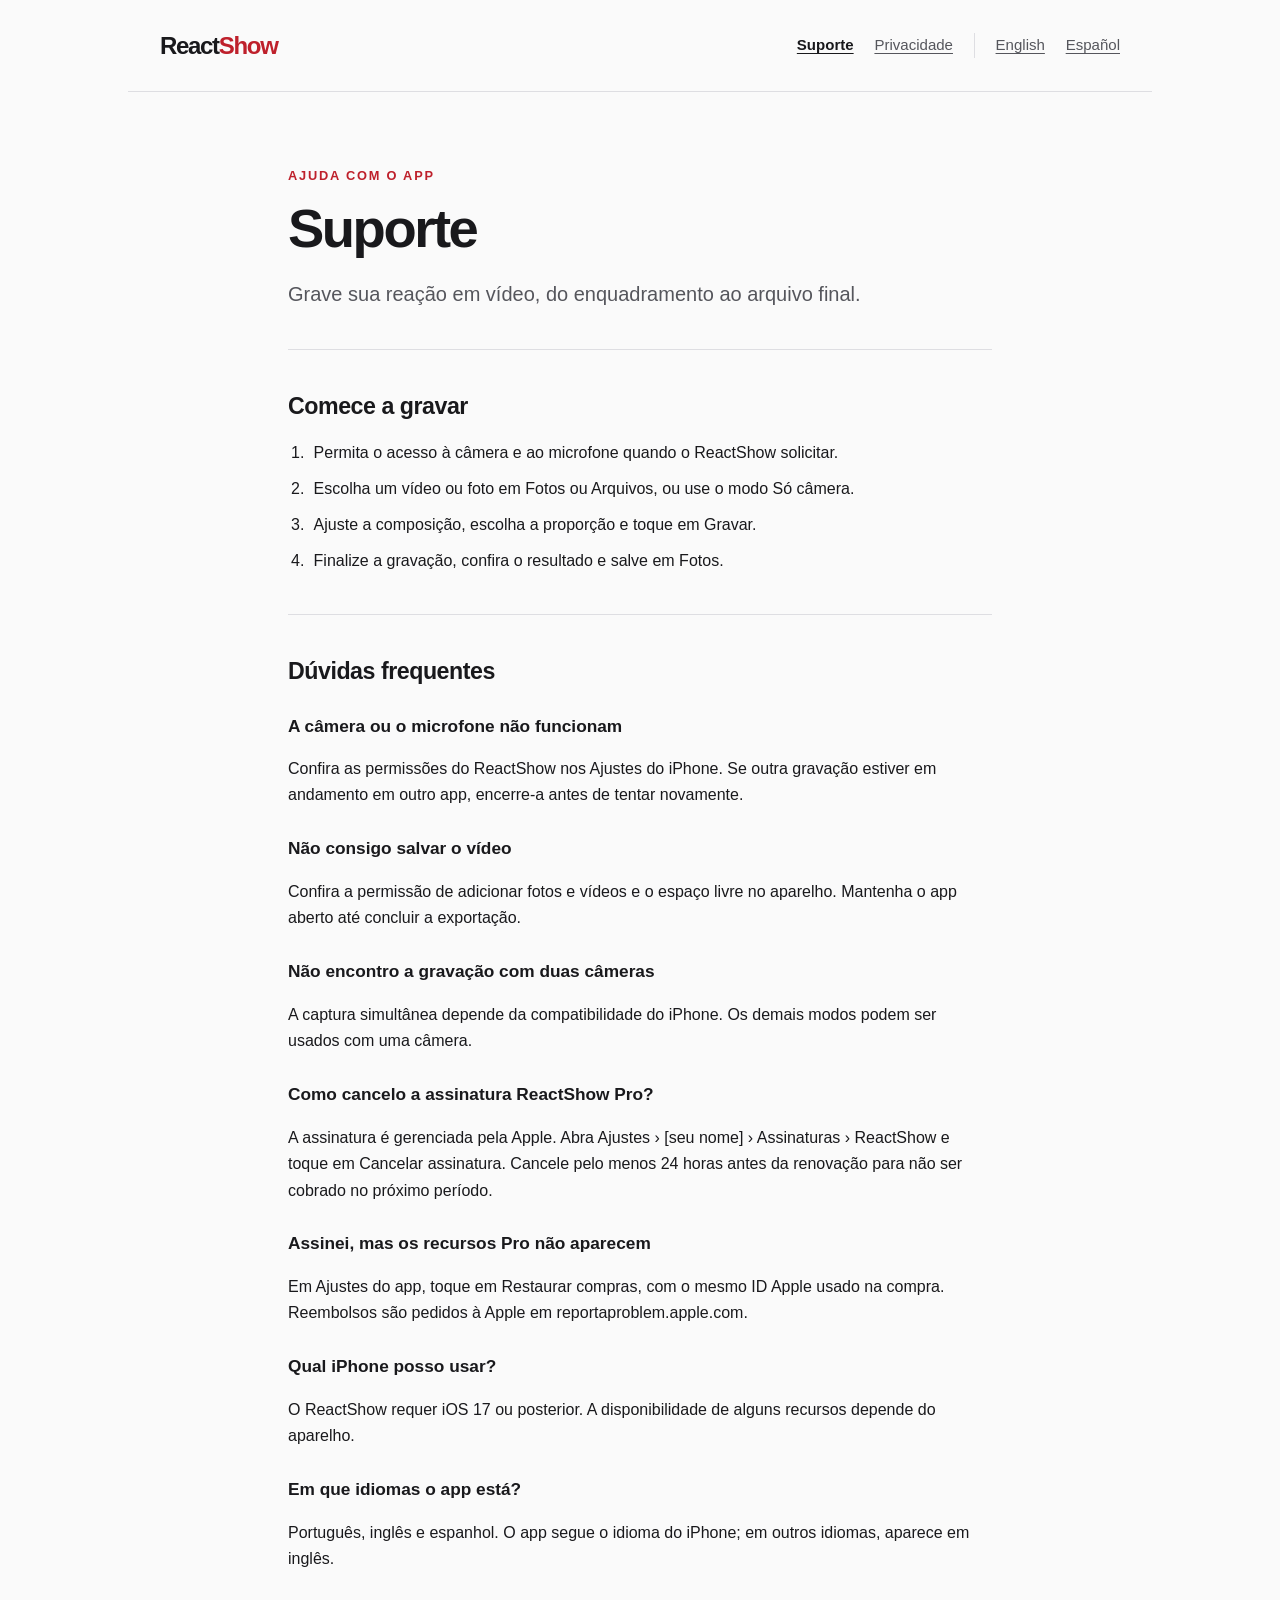
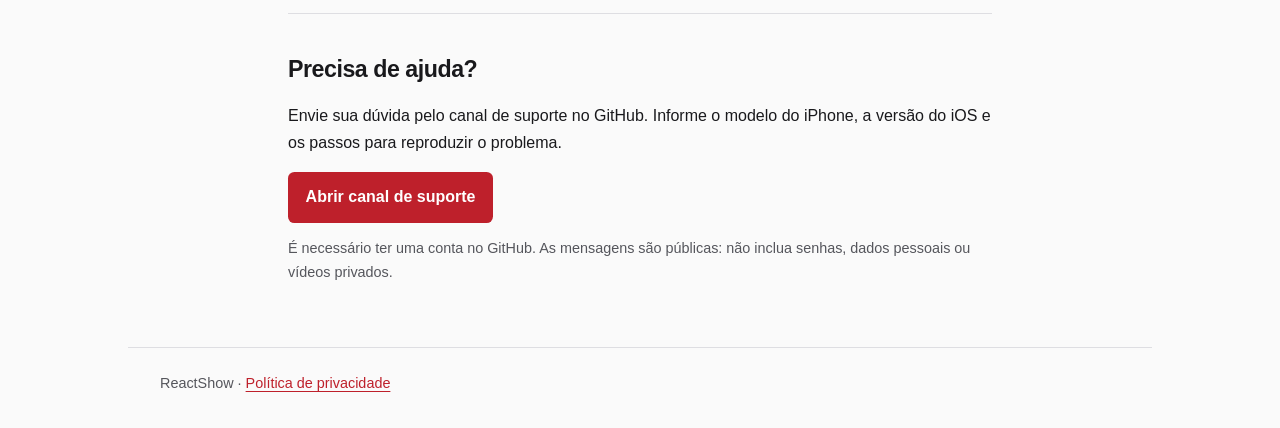
<file: index.html>
<!doctype html>
<html lang="pt-BR">
<head><meta charset="utf-8"><meta name="viewport" content="width=device-width, initial-scale=1"><title>Suporte — ReactShow</title><meta name="description" content="Ajuda para gravar e salvar seus vídeos de reação com o ReactShow no iPhone."><link rel="alternate" hreflang="pt-BR" href="https://thiagomendesmed.github.io/reactshow-site/"><link rel="alternate" hreflang="en" href="https://thiagomendesmed.github.io/reactshow-site/en/"><link rel="alternate" hreflang="es" href="https://thiagomendesmed.github.io/reactshow-site/es/"><link rel="stylesheet" href="style.css"></head>
<body><header><a class="brand" href="./">React<span>Show</span></a><nav aria-label="Navegação"><a aria-current="page" href="./">Suporte</a><a href="privacidade.html">Privacidade</a><span class="langs"><a href="en/">English</a><a href="es/">Español</a></span></nav></header>
<main><p class="eyebrow">AJUDA COM O APP</p><h1>Suporte</h1><p class="lead">Grave sua reação em vídeo, do enquadramento ao arquivo final.</p>
<section><h2>Comece a gravar</h2><ol><li>Permita o acesso à câmera e ao microfone quando o ReactShow solicitar.</li><li>Escolha um vídeo ou foto em Fotos ou Arquivos, ou use o modo Só câmera.</li><li>Ajuste a composição, escolha a proporção e toque em Gravar.</li><li>Finalize a gravação, confira o resultado e salve em Fotos.</li></ol></section>
<section><h2>Dúvidas frequentes</h2><h3>A câmera ou o microfone não funcionam</h3><p>Confira as permissões do ReactShow nos Ajustes do iPhone. Se outra gravação estiver em andamento em outro app, encerre-a antes de tentar novamente.</p><h3>Não consigo salvar o vídeo</h3><p>Confira a permissão de adicionar fotos e vídeos e o espaço livre no aparelho. Mantenha o app aberto até concluir a exportação.</p><h3>Não encontro a gravação com duas câmeras</h3><p>A captura simultânea depende da compatibilidade do iPhone. Os demais modos podem ser usados com uma câmera.</p><h3>Como cancelo a assinatura ReactShow Pro?</h3><p>A assinatura é gerenciada pela Apple. Abra Ajustes › [seu nome] › Assinaturas › ReactShow e toque em Cancelar assinatura. Cancele pelo menos 24 horas antes da renovação para não ser cobrado no próximo período.</p><h3>Assinei, mas os recursos Pro não aparecem</h3><p>Em Ajustes do app, toque em Restaurar compras, com o mesmo ID Apple usado na compra. Reembolsos são pedidos à Apple em reportaproblem.apple.com.</p><h3>Qual iPhone posso usar?</h3><p>O ReactShow requer iOS 17 ou posterior. A disponibilidade de alguns recursos depende do aparelho.</p><h3>Em que idiomas o app está?</h3><p>Português, inglês e espanhol. O app segue o idioma do iPhone; em outros idiomas, aparece em inglês.</p></section>
<section class="contact"><h2>Precisa de ajuda?</h2><p>Envie sua dúvida pelo canal de suporte no GitHub. Informe o modelo do iPhone, a versão do iOS e os passos para reproduzir o problema.</p><a class="button" href="https://github.com/thiagomendesmed/reactshow-site/issues">Abrir canal de suporte</a><p class="small">É necessário ter uma conta no GitHub. As mensagens são públicas: não inclua senhas, dados pessoais ou vídeos privados.</p></section>
</main><footer>ReactShow · <a href="privacidade.html">Política de privacidade</a></footer></body></html>
</file>
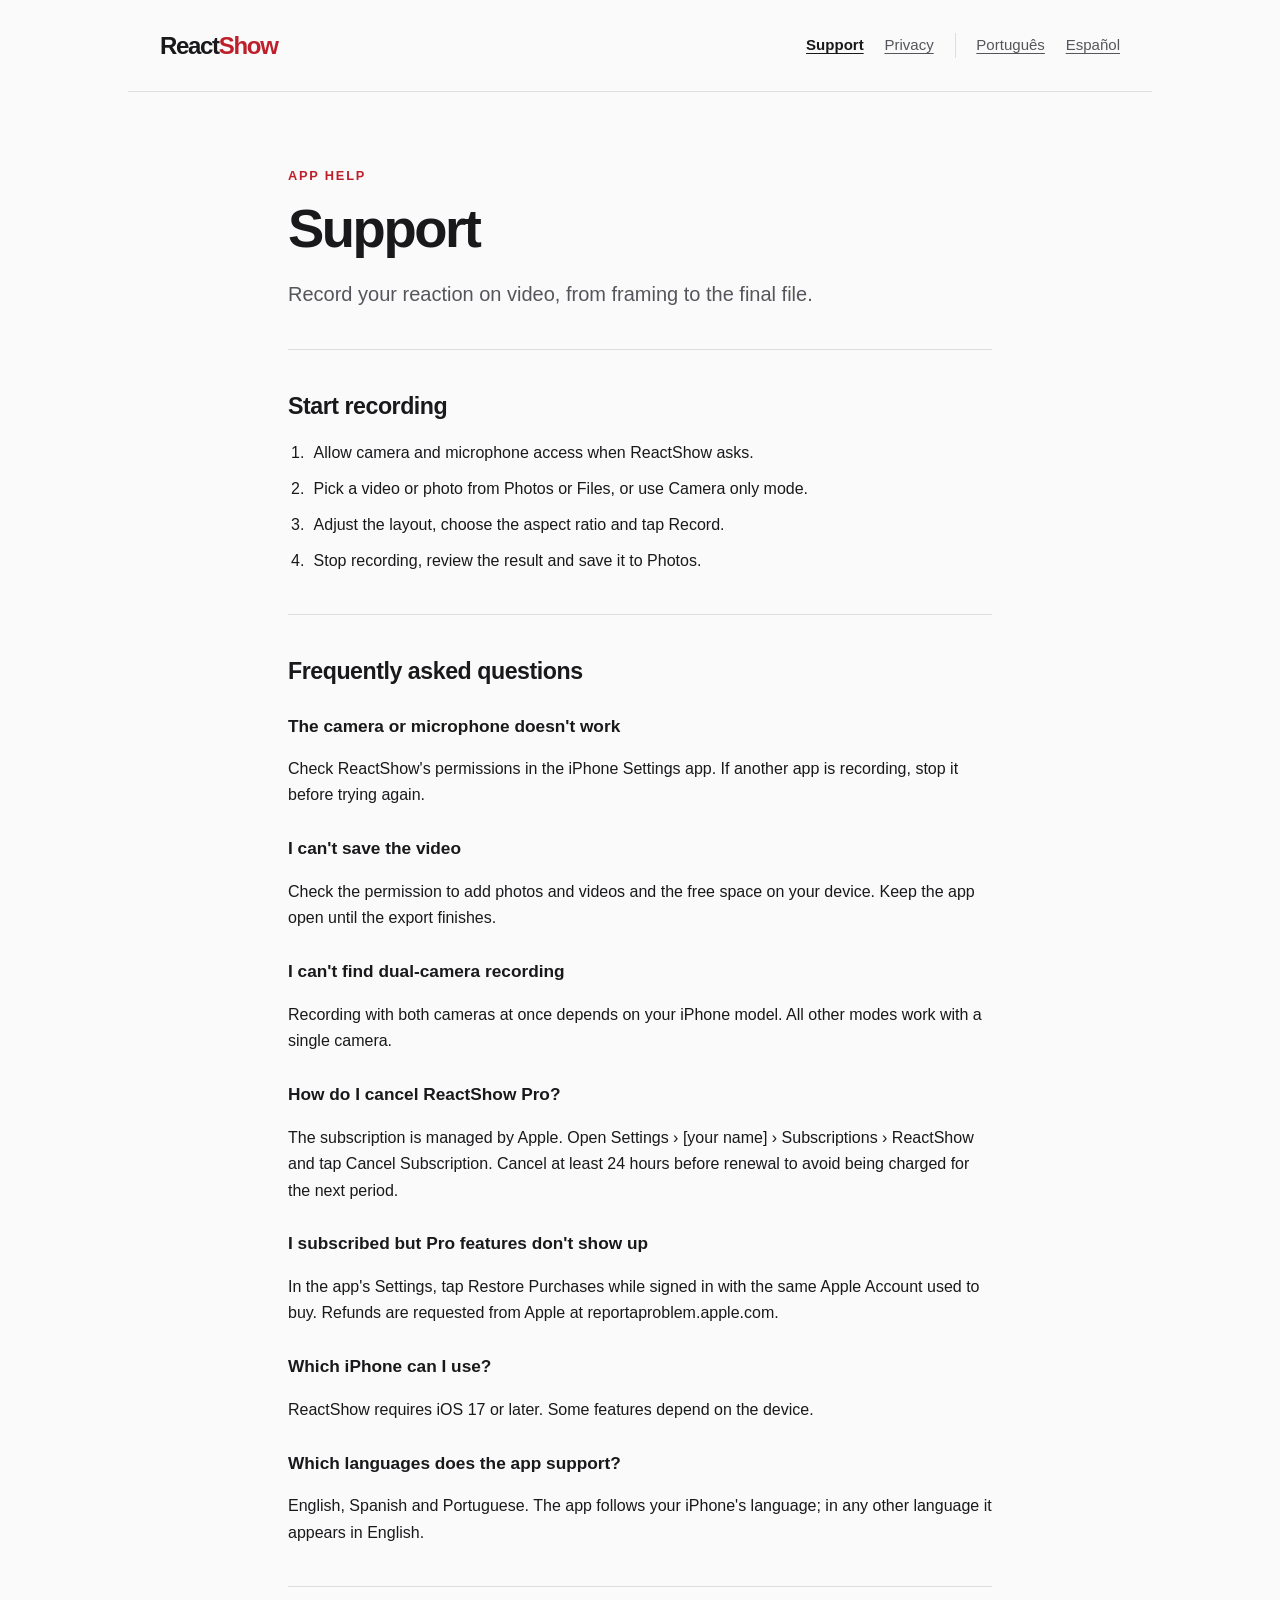
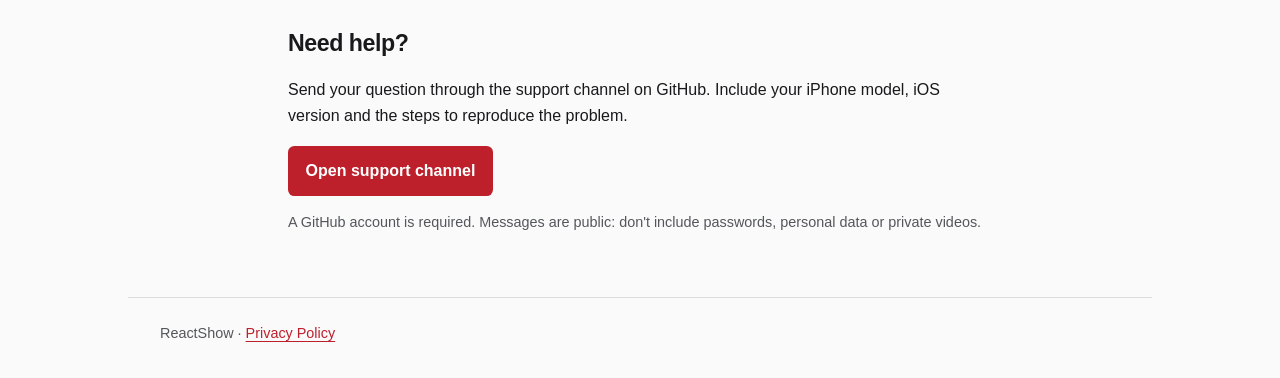
<file: en/index.html>
<!doctype html>
<html lang="en">
<head><meta charset="utf-8"><meta name="viewport" content="width=device-width, initial-scale=1"><title>Support — ReactShow</title><meta name="description" content="Help recording and saving your reaction videos with ReactShow on iPhone."><link rel="alternate" hreflang="pt-BR" href="https://thiagomendesmed.github.io/reactshow-site/"><link rel="alternate" hreflang="en" href="https://thiagomendesmed.github.io/reactshow-site/en/"><link rel="alternate" hreflang="es" href="https://thiagomendesmed.github.io/reactshow-site/es/"><link rel="stylesheet" href="../style.css"></head>
<body><header><a class="brand" href="./">React<span>Show</span></a><nav aria-label="Navigation"><a aria-current="page" href="./">Support</a><a href="privacy.html">Privacy</a><span class="langs"><a href="../">Português</a><a href="../es/">Español</a></span></nav></header>
<main><p class="eyebrow">APP HELP</p><h1>Support</h1><p class="lead">Record your reaction on video, from framing to the final file.</p>
<section><h2>Start recording</h2><ol><li>Allow camera and microphone access when ReactShow asks.</li><li>Pick a video or photo from Photos or Files, or use Camera only mode.</li><li>Adjust the layout, choose the aspect ratio and tap Record.</li><li>Stop recording, review the result and save it to Photos.</li></ol></section>
<section><h2>Frequently asked questions</h2><h3>The camera or microphone doesn't work</h3><p>Check ReactShow's permissions in the iPhone Settings app. If another app is recording, stop it before trying again.</p><h3>I can't save the video</h3><p>Check the permission to add photos and videos and the free space on your device. Keep the app open until the export finishes.</p><h3>I can't find dual-camera recording</h3><p>Recording with both cameras at once depends on your iPhone model. All other modes work with a single camera.</p><h3>How do I cancel ReactShow Pro?</h3><p>The subscription is managed by Apple. Open Settings › [your name] › Subscriptions › ReactShow and tap Cancel Subscription. Cancel at least 24 hours before renewal to avoid being charged for the next period.</p><h3>I subscribed but Pro features don't show up</h3><p>In the app's Settings, tap Restore Purchases while signed in with the same Apple Account used to buy. Refunds are requested from Apple at reportaproblem.apple.com.</p><h3>Which iPhone can I use?</h3><p>ReactShow requires iOS 17 or later. Some features depend on the device.</p><h3>Which languages does the app support?</h3><p>English, Spanish and Portuguese. The app follows your iPhone's language; in any other language it appears in English.</p></section>
<section class="contact"><h2>Need help?</h2><p>Send your question through the support channel on GitHub. Include your iPhone model, iOS version and the steps to reproduce the problem.</p><a class="button" href="https://github.com/thiagomendesmed/reactshow-site/issues">Open support channel</a><p class="small">A GitHub account is required. Messages are public: don't include passwords, personal data or private videos.</p></section>
</main><footer>ReactShow · <a href="privacy.html">Privacy Policy</a></footer></body></html>
</file>
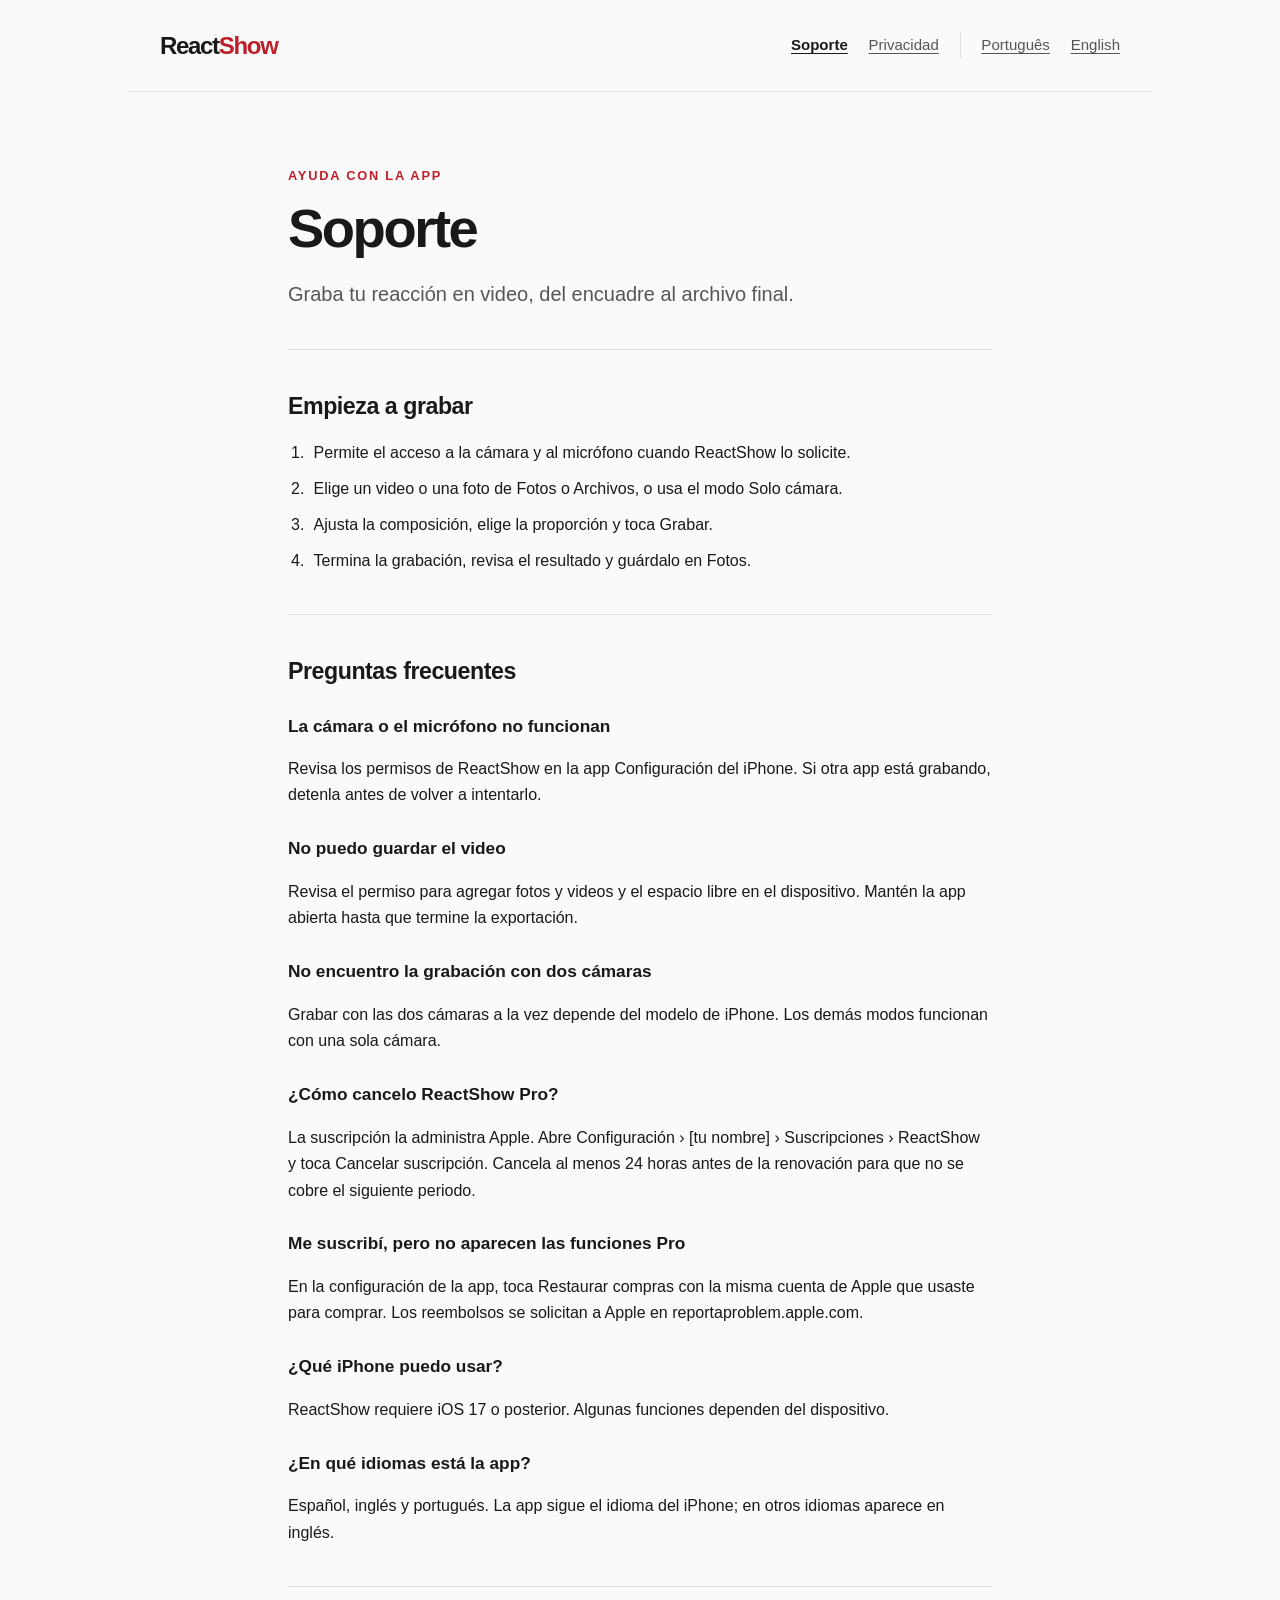
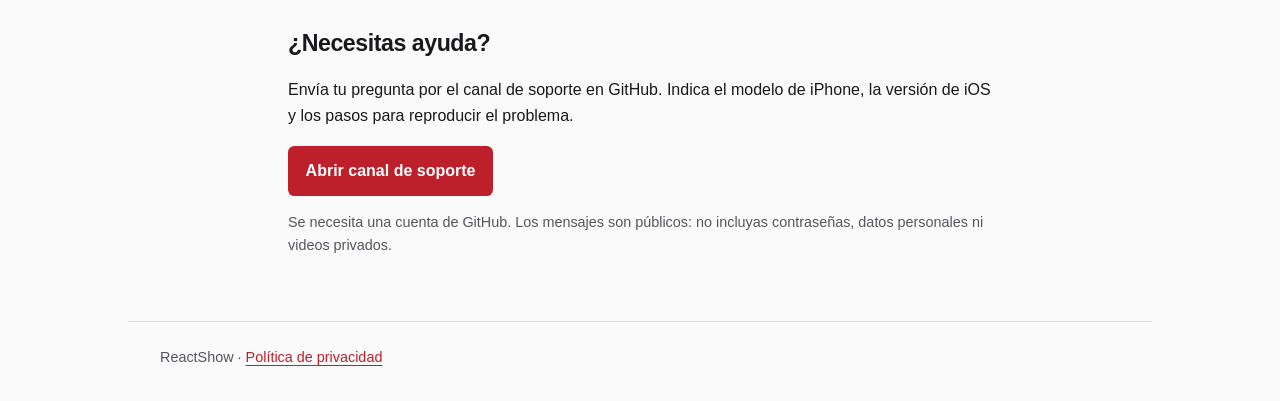
<file: es/index.html>
<!doctype html>
<html lang="es">
<head><meta charset="utf-8"><meta name="viewport" content="width=device-width, initial-scale=1"><title>Soporte — ReactShow</title><meta name="description" content="Ayuda para grabar y guardar tus videos de reacción con ReactShow en el iPhone."><link rel="alternate" hreflang="pt-BR" href="https://thiagomendesmed.github.io/reactshow-site/"><link rel="alternate" hreflang="en" href="https://thiagomendesmed.github.io/reactshow-site/en/"><link rel="alternate" hreflang="es" href="https://thiagomendesmed.github.io/reactshow-site/es/"><link rel="stylesheet" href="../style.css"></head>
<body><header><a class="brand" href="./">React<span>Show</span></a><nav aria-label="Navegación"><a aria-current="page" href="./">Soporte</a><a href="privacidad.html">Privacidad</a><span class="langs"><a href="../">Português</a><a href="../en/">English</a></span></nav></header>
<main><p class="eyebrow">AYUDA CON LA APP</p><h1>Soporte</h1><p class="lead">Graba tu reacción en video, del encuadre al archivo final.</p>
<section><h2>Empieza a grabar</h2><ol><li>Permite el acceso a la cámara y al micrófono cuando ReactShow lo solicite.</li><li>Elige un video o una foto de Fotos o Archivos, o usa el modo Solo cámara.</li><li>Ajusta la composición, elige la proporción y toca Grabar.</li><li>Termina la grabación, revisa el resultado y guárdalo en Fotos.</li></ol></section>
<section><h2>Preguntas frecuentes</h2><h3>La cámara o el micrófono no funcionan</h3><p>Revisa los permisos de ReactShow en la app Configuración del iPhone. Si otra app está grabando, detenla antes de volver a intentarlo.</p><h3>No puedo guardar el video</h3><p>Revisa el permiso para agregar fotos y videos y el espacio libre en el dispositivo. Mantén la app abierta hasta que termine la exportación.</p><h3>No encuentro la grabación con dos cámaras</h3><p>Grabar con las dos cámaras a la vez depende del modelo de iPhone. Los demás modos funcionan con una sola cámara.</p><h3>¿Cómo cancelo ReactShow Pro?</h3><p>La suscripción la administra Apple. Abre Configuración › [tu nombre] › Suscripciones › ReactShow y toca Cancelar suscripción. Cancela al menos 24 horas antes de la renovación para que no se cobre el siguiente periodo.</p><h3>Me suscribí, pero no aparecen las funciones Pro</h3><p>En la configuración de la app, toca Restaurar compras con la misma cuenta de Apple que usaste para comprar. Los reembolsos se solicitan a Apple en reportaproblem.apple.com.</p><h3>¿Qué iPhone puedo usar?</h3><p>ReactShow requiere iOS 17 o posterior. Algunas funciones dependen del dispositivo.</p><h3>¿En qué idiomas está la app?</h3><p>Español, inglés y portugués. La app sigue el idioma del iPhone; en otros idiomas aparece en inglés.</p></section>
<section class="contact"><h2>¿Necesitas ayuda?</h2><p>Envía tu pregunta por el canal de soporte en GitHub. Indica el modelo de iPhone, la versión de iOS y los pasos para reproducir el problema.</p><a class="button" href="https://github.com/thiagomendesmed/reactshow-site/issues">Abrir canal de soporte</a><p class="small">Se necesita una cuenta de GitHub. Los mensajes son públicos: no incluyas contraseñas, datos personales ni videos privados.</p></section>
</main><footer>ReactShow · <a href="privacidad.html">Política de privacidad</a></footer></body></html>
</file>
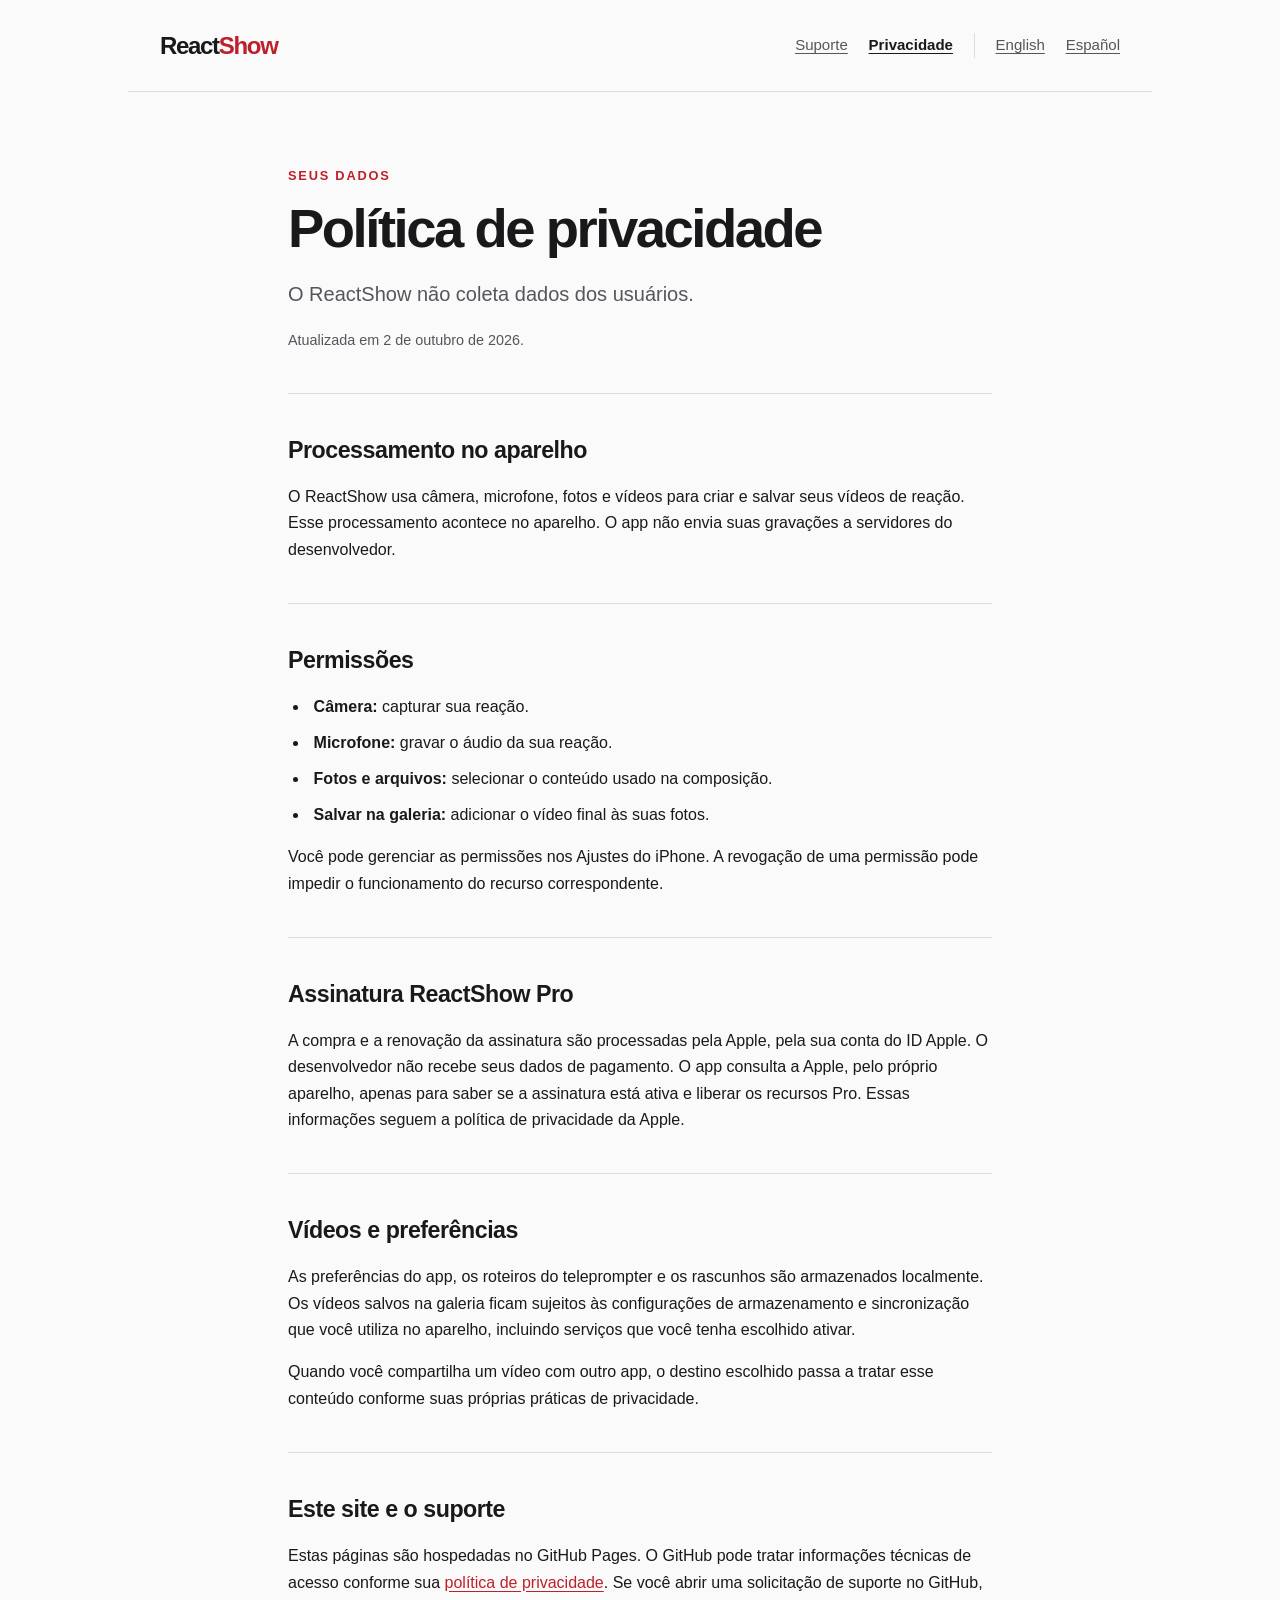
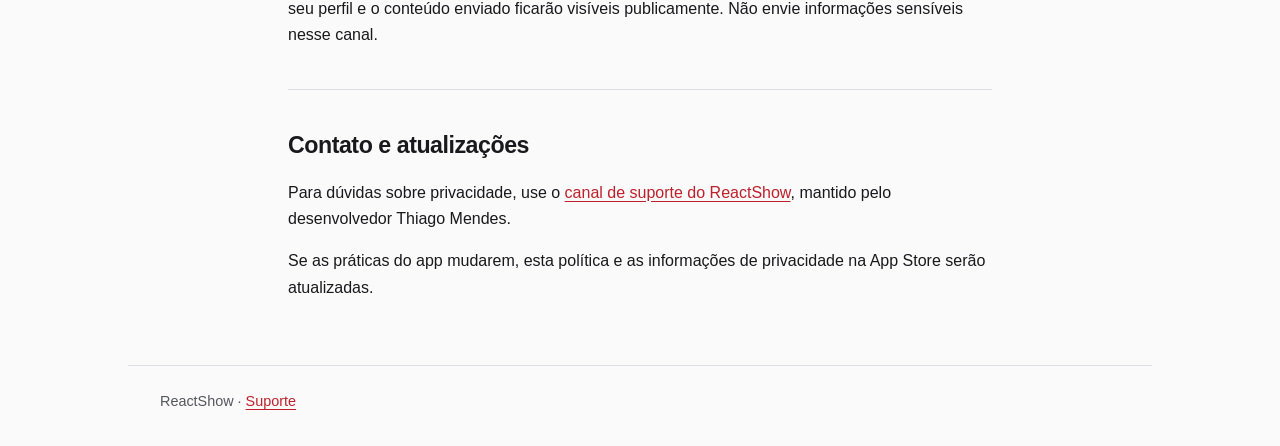
<file: privacidade.html>
<!doctype html>
<html lang="pt-BR">
<head><meta charset="utf-8"><meta name="viewport" content="width=device-width, initial-scale=1"><title>Política de privacidade — ReactShow</title><meta name="description" content="Saiba como o ReactShow usa câmera, microfone, fotos e vídeos no seu aparelho."><link rel="alternate" hreflang="pt-BR" href="https://thiagomendesmed.github.io/reactshow-site/privacidade.html"><link rel="alternate" hreflang="en" href="https://thiagomendesmed.github.io/reactshow-site/en/privacy.html"><link rel="alternate" hreflang="es" href="https://thiagomendesmed.github.io/reactshow-site/es/privacidad.html"><link rel="stylesheet" href="style.css"></head>
<body><header><a class="brand" href="./">React<span>Show</span></a><nav aria-label="Navegação"><a href="./">Suporte</a><a aria-current="page" href="privacidade.html">Privacidade</a><span class="langs"><a href="en/">English</a><a href="es/">Español</a></span></nav></header>
<main><p class="eyebrow">SEUS DADOS</p><h1>Política de privacidade</h1><p class="lead">O ReactShow não coleta dados dos usuários.</p><p class="small">Atualizada em 2 de outubro de 2026.</p>
<section><h2>Processamento no aparelho</h2><p>O ReactShow usa câmera, microfone, fotos e vídeos para criar e salvar seus vídeos de reação. Esse processamento acontece no aparelho. O app não envia suas gravações a servidores do desenvolvedor.</p></section>
<section><h2>Permissões</h2><ul><li><strong>Câmera:</strong> capturar sua reação.</li><li><strong>Microfone:</strong> gravar o áudio da sua reação.</li><li><strong>Fotos e arquivos:</strong> selecionar o conteúdo usado na composição.</li><li><strong>Salvar na galeria:</strong> adicionar o vídeo final às suas fotos.</li></ul><p>Você pode gerenciar as permissões nos Ajustes do iPhone. A revogação de uma permissão pode impedir o funcionamento do recurso correspondente.</p></section>
<section><h2>Assinatura ReactShow Pro</h2><p>A compra e a renovação da assinatura são processadas pela Apple, pela sua conta do ID Apple. O desenvolvedor não recebe seus dados de pagamento. O app consulta a Apple, pelo próprio aparelho, apenas para saber se a assinatura está ativa e liberar os recursos Pro. Essas informações seguem a política de privacidade da Apple.</p></section>
<section><h2>Vídeos e preferências</h2><p>As preferências do app, os roteiros do teleprompter e os rascunhos são armazenados localmente. Os vídeos salvos na galeria ficam sujeitos às configurações de armazenamento e sincronização que você utiliza no aparelho, incluindo serviços que você tenha escolhido ativar.</p><p>Quando você compartilha um vídeo com outro app, o destino escolhido passa a tratar esse conteúdo conforme suas próprias práticas de privacidade.</p></section>
<section><h2>Este site e o suporte</h2><p>Estas páginas são hospedadas no GitHub Pages. O GitHub pode tratar informações técnicas de acesso conforme sua <a href="https://docs.github.com/site-policy/privacy-policies/github-general-privacy-statement">política de privacidade</a>. Se você abrir uma solicitação de suporte no GitHub, seu perfil e o conteúdo enviado ficarão visíveis publicamente. Não envie informações sensíveis nesse canal.</p></section>
<section><h2>Contato e atualizações</h2><p>Para dúvidas sobre privacidade, use o <a href="https://github.com/thiagomendesmed/reactshow-site/issues">canal de suporte do ReactShow</a>, mantido pelo desenvolvedor Thiago Mendes.</p><p>Se as práticas do app mudarem, esta política e as informações de privacidade na App Store serão atualizadas.</p></section>
</main><footer>ReactShow · <a href="./">Suporte</a></footer></body></html>
</file>
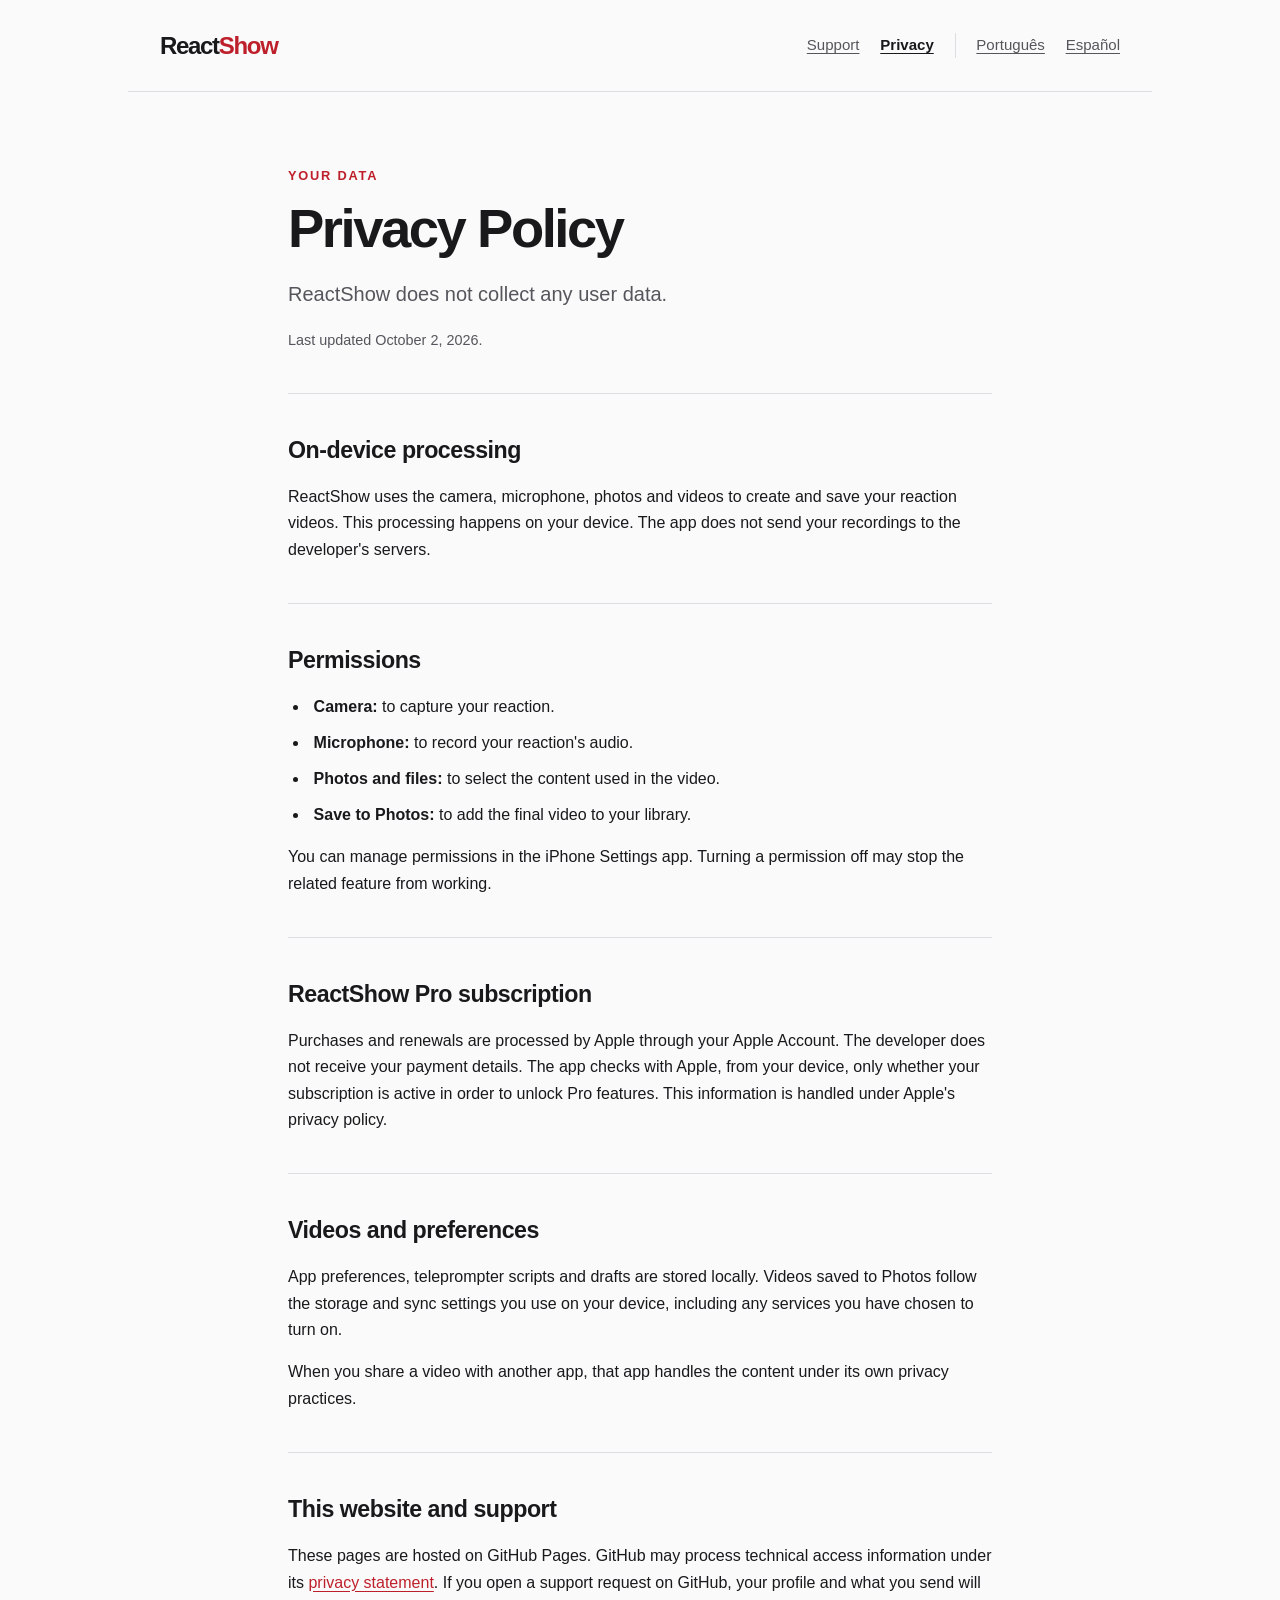
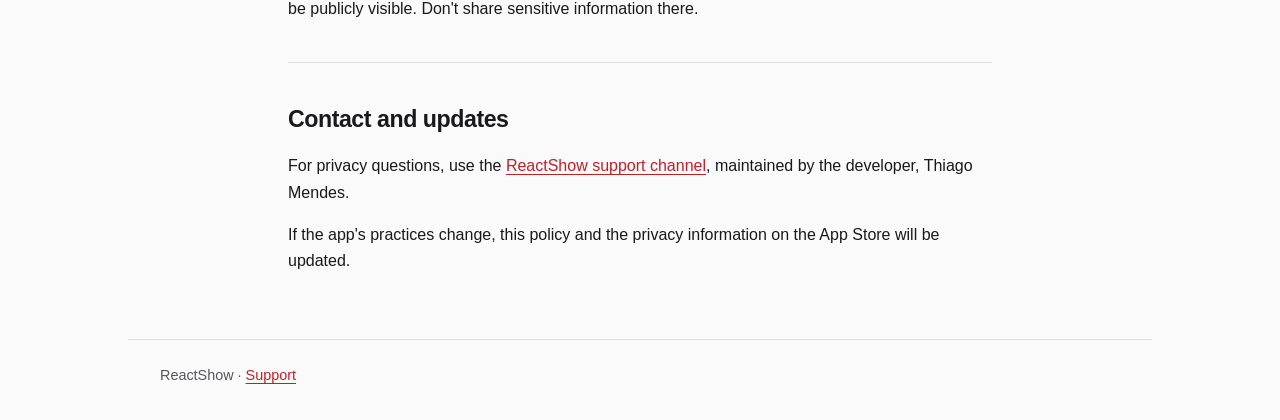
<file: en/privacy.html>
<!doctype html>
<html lang="en">
<head><meta charset="utf-8"><meta name="viewport" content="width=device-width, initial-scale=1"><title>Privacy Policy — ReactShow</title><meta name="description" content="How ReactShow uses the camera, microphone, photos and videos on your device."><link rel="alternate" hreflang="pt-BR" href="https://thiagomendesmed.github.io/reactshow-site/privacidade.html"><link rel="alternate" hreflang="en" href="https://thiagomendesmed.github.io/reactshow-site/en/privacy.html"><link rel="alternate" hreflang="es" href="https://thiagomendesmed.github.io/reactshow-site/es/privacidad.html"><link rel="stylesheet" href="../style.css"></head>
<body><header><a class="brand" href="./">React<span>Show</span></a><nav aria-label="Navigation"><a href="./">Support</a><a aria-current="page" href="privacy.html">Privacy</a><span class="langs"><a href="../">Português</a><a href="../es/">Español</a></span></nav></header>
<main><p class="eyebrow">YOUR DATA</p><h1>Privacy Policy</h1><p class="lead">ReactShow does not collect any user data.</p><p class="small">Last updated October 2, 2026.</p>
<section><h2>On-device processing</h2><p>ReactShow uses the camera, microphone, photos and videos to create and save your reaction videos. This processing happens on your device. The app does not send your recordings to the developer's servers.</p></section>
<section><h2>Permissions</h2><ul><li><strong>Camera:</strong> to capture your reaction.</li><li><strong>Microphone:</strong> to record your reaction's audio.</li><li><strong>Photos and files:</strong> to select the content used in the video.</li><li><strong>Save to Photos:</strong> to add the final video to your library.</li></ul><p>You can manage permissions in the iPhone Settings app. Turning a permission off may stop the related feature from working.</p></section>
<section><h2>ReactShow Pro subscription</h2><p>Purchases and renewals are processed by Apple through your Apple Account. The developer does not receive your payment details. The app checks with Apple, from your device, only whether your subscription is active in order to unlock Pro features. This information is handled under Apple's privacy policy.</p></section>
<section><h2>Videos and preferences</h2><p>App preferences, teleprompter scripts and drafts are stored locally. Videos saved to Photos follow the storage and sync settings you use on your device, including any services you have chosen to turn on.</p><p>When you share a video with another app, that app handles the content under its own privacy practices.</p></section>
<section><h2>This website and support</h2><p>These pages are hosted on GitHub Pages. GitHub may process technical access information under its <a href="https://docs.github.com/site-policy/privacy-policies/github-general-privacy-statement">privacy statement</a>. If you open a support request on GitHub, your profile and what you send will be publicly visible. Don't share sensitive information there.</p></section>
<section><h2>Contact and updates</h2><p>For privacy questions, use the <a href="https://github.com/thiagomendesmed/reactshow-site/issues">ReactShow support channel</a>, maintained by the developer, Thiago Mendes.</p><p>If the app's practices change, this policy and the privacy information on the App Store will be updated.</p></section>
</main><footer>ReactShow · <a href="./">Support</a></footer></body></html>
</file>
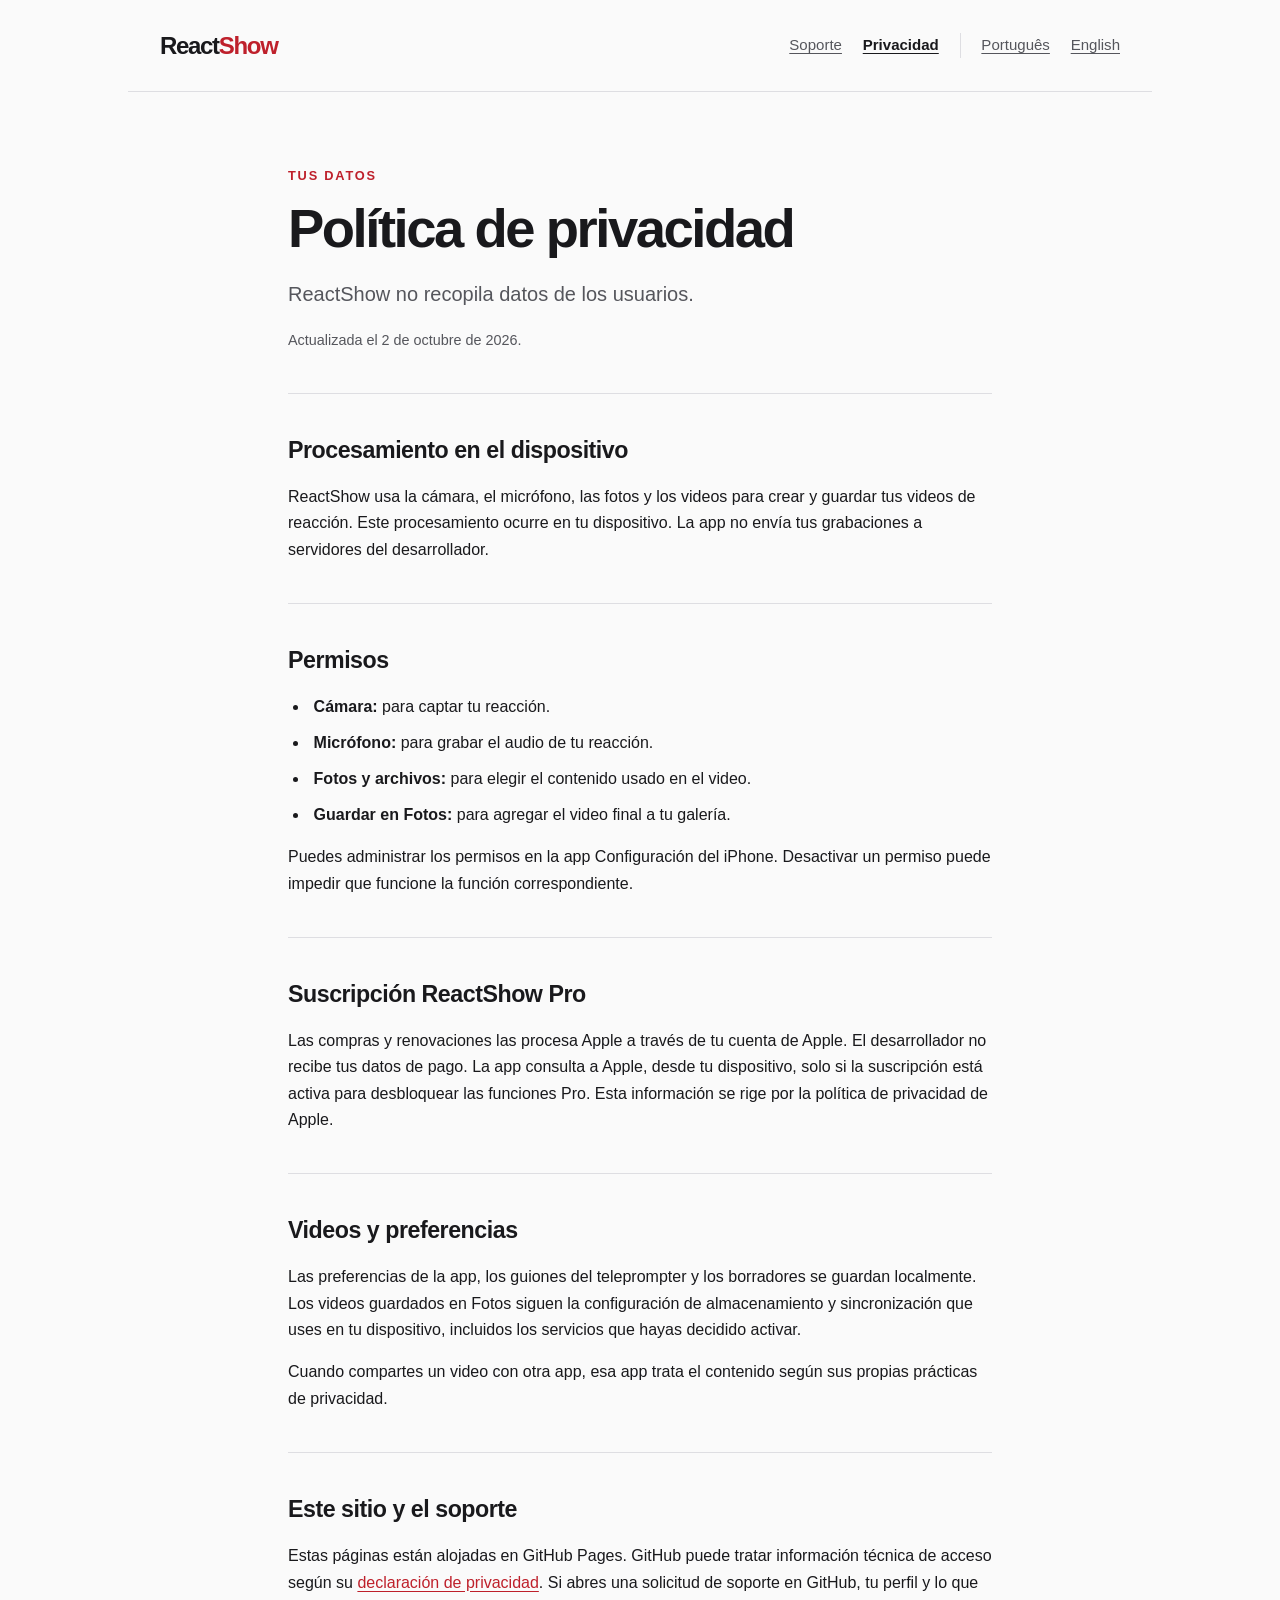
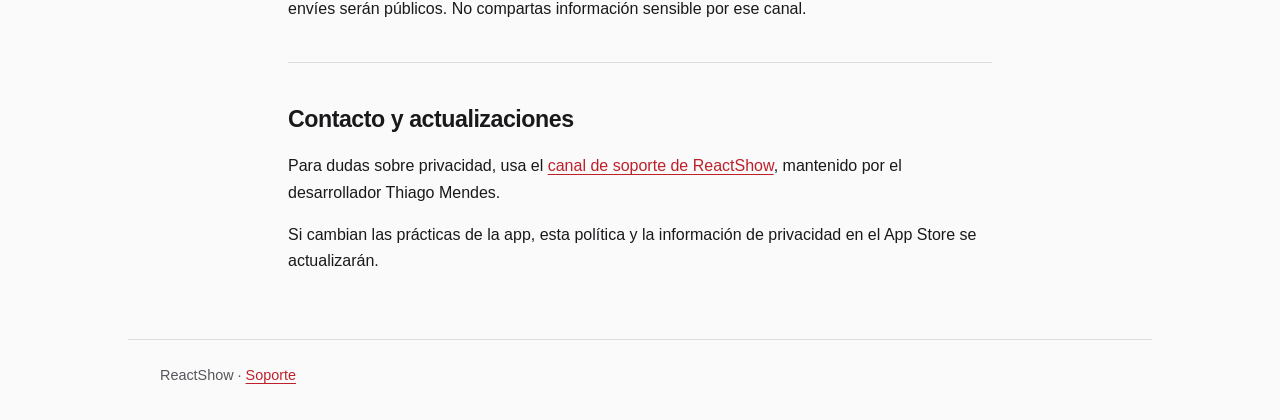
<file: es/privacidad.html>
<!doctype html>
<html lang="es">
<head><meta charset="utf-8"><meta name="viewport" content="width=device-width, initial-scale=1"><title>Política de privacidad — ReactShow</title><meta name="description" content="Cómo ReactShow usa la cámara, el micrófono, las fotos y los videos en tu dispositivo."><link rel="alternate" hreflang="pt-BR" href="https://thiagomendesmed.github.io/reactshow-site/privacidade.html"><link rel="alternate" hreflang="en" href="https://thiagomendesmed.github.io/reactshow-site/en/privacy.html"><link rel="alternate" hreflang="es" href="https://thiagomendesmed.github.io/reactshow-site/es/privacidad.html"><link rel="stylesheet" href="../style.css"></head>
<body><header><a class="brand" href="./">React<span>Show</span></a><nav aria-label="Navegación"><a href="./">Soporte</a><a aria-current="page" href="privacidad.html">Privacidad</a><span class="langs"><a href="../">Português</a><a href="../en/">English</a></span></nav></header>
<main><p class="eyebrow">TUS DATOS</p><h1>Política de privacidad</h1><p class="lead">ReactShow no recopila datos de los usuarios.</p><p class="small">Actualizada el 2 de octubre de 2026.</p>
<section><h2>Procesamiento en el dispositivo</h2><p>ReactShow usa la cámara, el micrófono, las fotos y los videos para crear y guardar tus videos de reacción. Este procesamiento ocurre en tu dispositivo. La app no envía tus grabaciones a servidores del desarrollador.</p></section>
<section><h2>Permisos</h2><ul><li><strong>Cámara:</strong> para captar tu reacción.</li><li><strong>Micrófono:</strong> para grabar el audio de tu reacción.</li><li><strong>Fotos y archivos:</strong> para elegir el contenido usado en el video.</li><li><strong>Guardar en Fotos:</strong> para agregar el video final a tu galería.</li></ul><p>Puedes administrar los permisos en la app Configuración del iPhone. Desactivar un permiso puede impedir que funcione la función correspondiente.</p></section>
<section><h2>Suscripción ReactShow Pro</h2><p>Las compras y renovaciones las procesa Apple a través de tu cuenta de Apple. El desarrollador no recibe tus datos de pago. La app consulta a Apple, desde tu dispositivo, solo si la suscripción está activa para desbloquear las funciones Pro. Esta información se rige por la política de privacidad de Apple.</p></section>
<section><h2>Videos y preferencias</h2><p>Las preferencias de la app, los guiones del teleprompter y los borradores se guardan localmente. Los videos guardados en Fotos siguen la configuración de almacenamiento y sincronización que uses en tu dispositivo, incluidos los servicios que hayas decidido activar.</p><p>Cuando compartes un video con otra app, esa app trata el contenido según sus propias prácticas de privacidad.</p></section>
<section><h2>Este sitio y el soporte</h2><p>Estas páginas están alojadas en GitHub Pages. GitHub puede tratar información técnica de acceso según su <a href="https://docs.github.com/site-policy/privacy-policies/github-general-privacy-statement">declaración de privacidad</a>. Si abres una solicitud de soporte en GitHub, tu perfil y lo que envíes serán públicos. No compartas información sensible por ese canal.</p></section>
<section><h2>Contacto y actualizaciones</h2><p>Para dudas sobre privacidad, usa el <a href="https://github.com/thiagomendesmed/reactshow-site/issues">canal de soporte de ReactShow</a>, mantenido por el desarrollador Thiago Mendes.</p><p>Si cambian las prácticas de la app, esta política y la información de privacidad en el App Store se actualizarán.</p></section>
</main><footer>ReactShow · <a href="./">Soporte</a></footer></body></html>
</file>
<file: style.css>
:root{color-scheme:light;--ink:#19191c;--muted:#55565c;--red:#be202b;--line:#dedee2}*{box-sizing:border-box}body{margin:0;background:#fafafa;color:var(--ink);font:1rem/1.65 -apple-system,BlinkMacSystemFont,"Segoe UI",sans-serif}a{color:var(--red);text-underline-offset:.2em}header{max-width:64rem;margin:auto;padding:1.6rem 2rem;display:flex;align-items:center;justify-content:space-between;gap:1.5rem;border-bottom:1px solid var(--line)}.brand{font-size:1.5rem;font-weight:750;color:var(--ink);text-decoration:none;letter-spacing:-.055em}.brand span{color:var(--red)}nav{display:flex;gap:1.3rem}nav a{font-size:.94rem;color:var(--muted)}nav a[aria-current]{color:var(--ink);font-weight:650}main{max-width:48rem;margin:auto;padding:3.8rem 2rem 3rem}.eyebrow{font-size:.8rem;letter-spacing:.14em;color:var(--red);font-weight:700}h1{font-size:clamp(2.2rem,6vw,3.4rem);line-height:1.1;letter-spacing:-.045em;margin:.8rem 0 1.2rem}h2{font-size:1.45rem;line-height:1.25;letter-spacing:-.02em}h3{font-size:1.08rem;margin:1.6rem 0 .4rem}.lead{font-size:1.25rem;color:var(--muted);line-height:1.5}section{margin-top:2.5rem;padding-top:1.4rem;border-top:1px solid var(--line)}li{padding-left:.3rem;margin:.6rem 0}ol,ul{padding-left:1.3rem}.button{display:inline-block;background:var(--red);color:#fff;padding:.75rem 1.1rem;border-radius:.4rem;font-weight:650;text-decoration:none}.small{font-size:.9rem;color:var(--muted)}footer{max-width:64rem;margin:auto;padding:1.5rem 2rem 2rem;border-top:1px solid var(--line);font-size:.9rem;color:var(--muted)}a:focus-visible{outline:3px solid #ce3545;outline-offset:4px}@media(max-width:420px){header{padding:1.3rem;align-items:flex-start;flex-direction:column;gap:.8rem}main{padding:2rem 1.3rem}footer{padding:1.5rem 1.3rem}}
nav .langs{display:flex;gap:1.3rem;padding-left:1.3rem;border-left:1px solid var(--line)}@media(max-width:420px){nav{flex-wrap:wrap}nav .langs{padding-left:0;border-left:0}}
</file>
